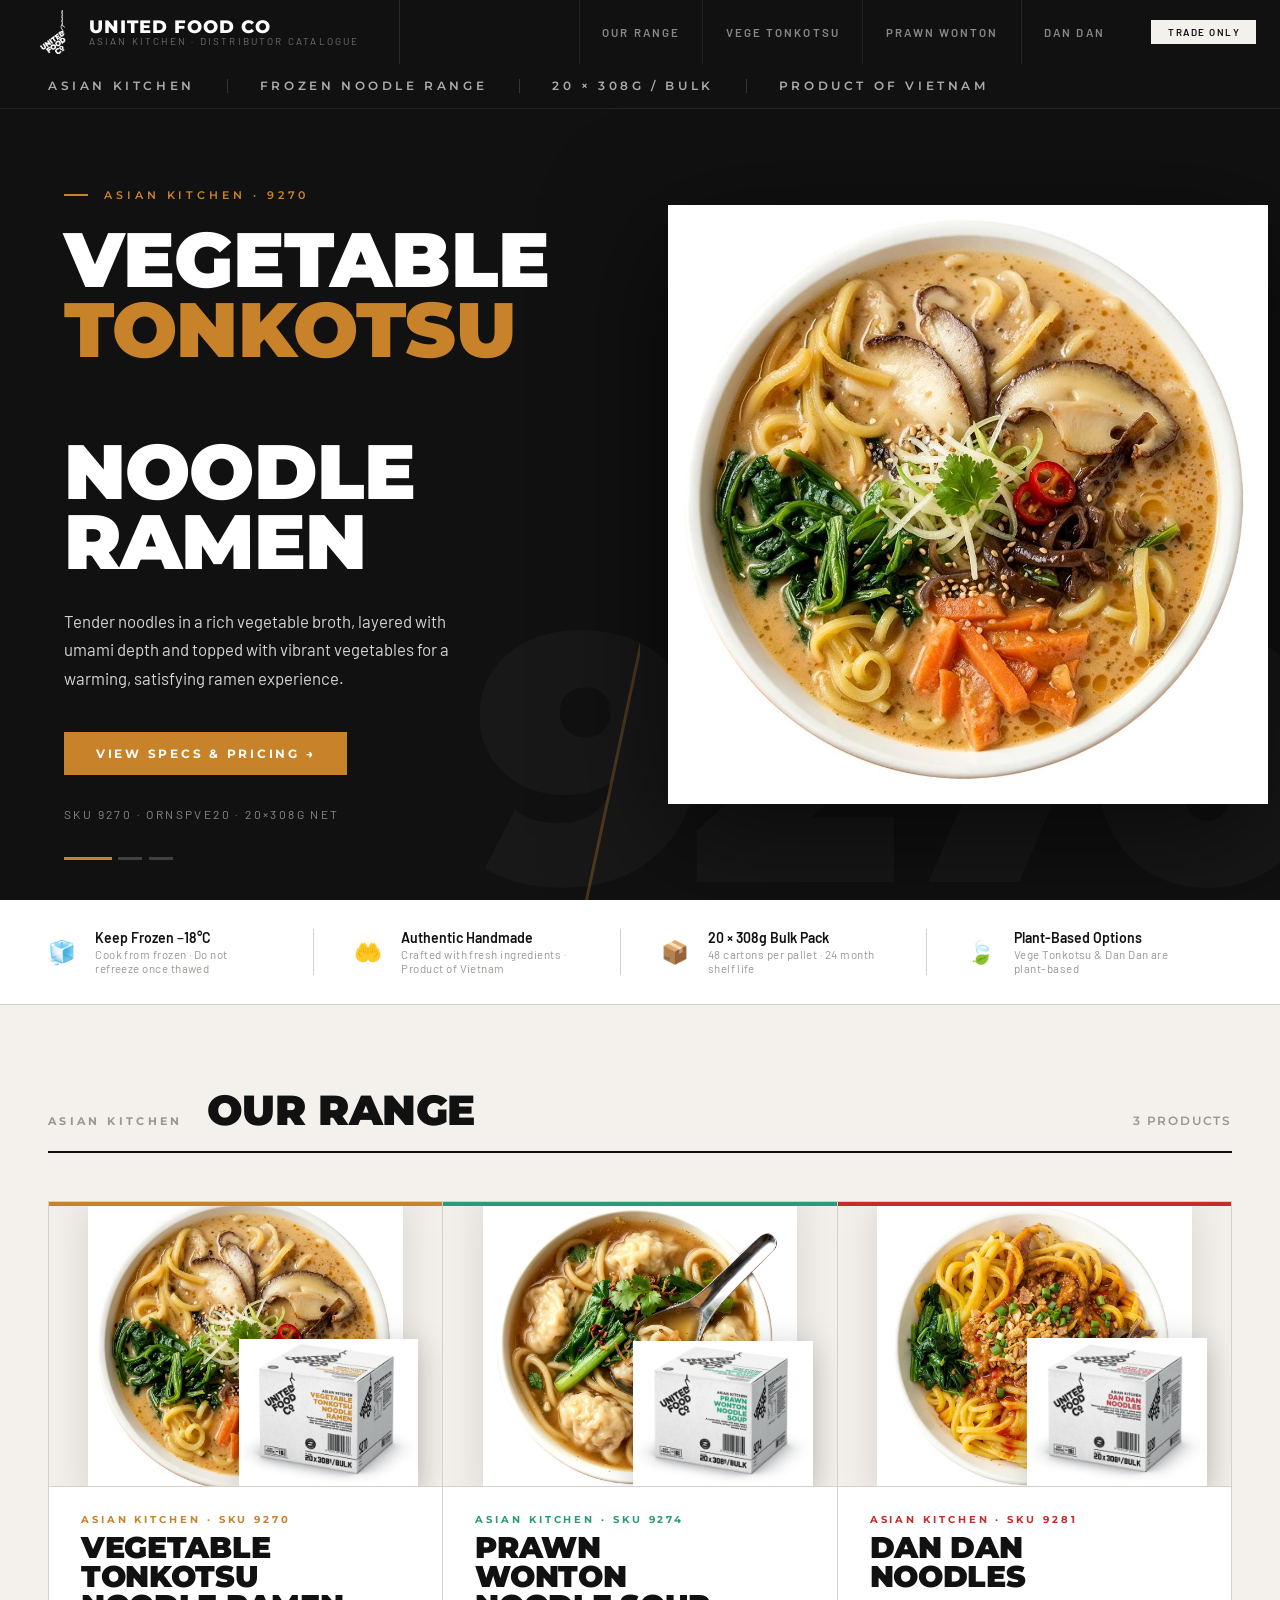
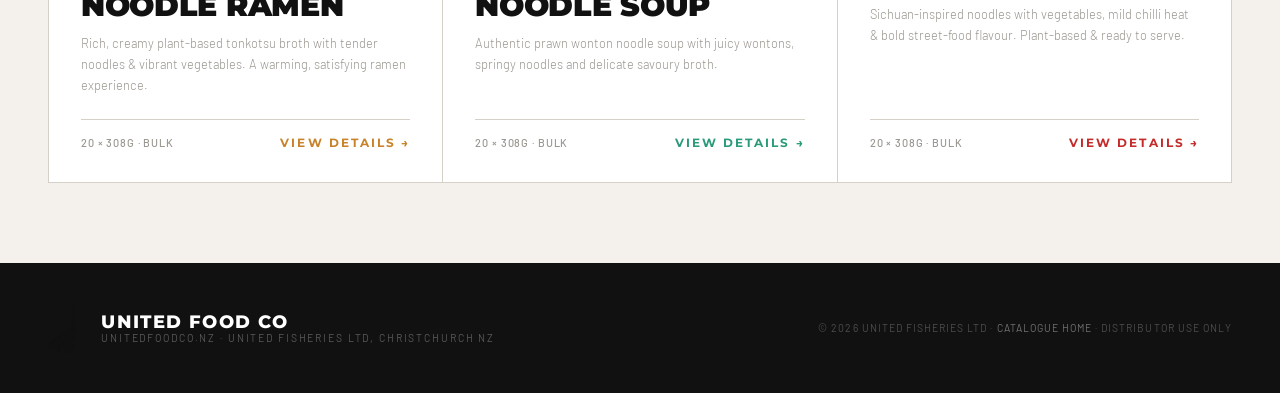
<file: index.html>
<!DOCTYPE html>
<html lang="en">
<head>
  <meta charset="UTF-8" />
  <meta name="viewport" content="width=device-width, initial-scale=1.0" />
  <title>United Food Co — Asian Kitchen · Distributor Catalogue</title>
  <link rel="preconnect" href="https://fonts.googleapis.com">
  <link href="https://fonts.googleapis.com/css2?family=Montserrat:wght@400;500;600;900&family=Barlow:wght@300;400;500;600&display=swap" rel="stylesheet">
  <style>
    *, *::before, *::after { box-sizing: border-box; margin: 0; padding: 0; }

    :root {
      --ink:        #111111;
      --off-white:  #F4F1EC;
      --warm-grey:  #E8E3DA;
      --mid-grey:   #9A9690;
      --light-line: #D5D0C8;

      /* Per-product accent colours from packaging */
      --tonkotsu:   #C8832A;   /* amber/gold */
      --wonton:     #2A9B7A;   /* teal */
      --dandan:     #C42B2B;   /* crimson red */
    }

    html { scroll-behavior: smooth; }

    body {
      font-family: 'Barlow', sans-serif;
      background: var(--off-white);
      color: var(--ink);
      overflow-x: hidden;
    }

    /* ── NAV ── */
    nav {
      position: fixed; top: 0; left: 0; right: 0; z-index: 200;
      background: var(--ink);
      display: flex; align-items: stretch;
      height: 64px;
    }
    .nav-brand {
      display: flex; align-items: center; gap: 1rem;
      padding: 0 2.5rem;
      border-right: 1px solid rgba(255,255,255,0.1);
      text-decoration: none;
    }
    .nav-brand-swan {
      height: 44px; width: auto;
      filter: brightness(0) invert(1);
    }
    .nav-brand-text {
      display: flex; flex-direction: column; line-height: 1.1;
    }
    .nav-brand-name {
      font-family: 'Montserrat', sans-serif;
      font-size: 1.1rem; font-weight: 800; letter-spacing: 0.06em;
      text-transform: uppercase; color: white;
    }
    .nav-brand-sub {
      font-size: 0.62rem; font-weight: 400; letter-spacing: 0.22em;
      text-transform: uppercase; color: rgba(255,255,255,0.4);
    }
    .nav-links {
      display: flex; align-items: center; list-style: none;
      margin-left: auto;
    }
    .nav-links li a {
      display: flex; align-items: center; height: 64px;
      padding: 0 1.4rem;
      font-size: 0.72rem; font-weight: 600; letter-spacing: 0.18em;
      text-transform: uppercase; color: rgba(255,255,255,0.5);
      text-decoration: none;
      border-left: 1px solid rgba(255,255,255,0.08);
      transition: color 0.2s, background 0.2s;
    }
    .nav-links li a:hover { color: white; background: rgba(255,255,255,0.05); }
    .nav-links li a.active { color: white; }
    .nav-pill {
      display: flex; align-items: center;
      margin: 0 1.5rem;
      font-size: 0.62rem; font-weight: 600; letter-spacing: 0.15em;
      text-transform: uppercase;
      color: var(--ink); background: var(--off-white);
      padding: 0.4rem 1rem;
      border-left: 1px solid rgba(255,255,255,0.08);
    }

    /* ── HERO ── */
    .hero {
      padding-top: 64px;
      min-height: 100vh;
      display: grid;
      grid-template-rows: auto 1fr;
      background: var(--ink);
    }

    /* Asian Kitchen label bar */
    .hero-label-bar {
      background: var(--ink);
      border-bottom: 1px solid rgba(255,255,255,0.08);
      padding: 0.9rem 3rem;
      display: flex; align-items: center; gap: 2rem;
    }
    .hero-label {
      font-family: 'Montserrat', sans-serif;
      font-size: 0.75rem; font-weight: 600; letter-spacing: 0.3em;
      text-transform: uppercase; color: rgba(255,255,255,0.65);
    }
    .hero-label-divider { width: 1px; height: 14px; background: rgba(255,255,255,0.15); }

    /* Slideshow */
    .slideshow {
      position: relative; overflow: hidden;
      flex: 1;
    }

    .slide {
      position: absolute; inset: 0;
      display: grid; grid-template-columns: 1fr 1fr;
      opacity: 0; transition: opacity 0.8s ease;
      pointer-events: none;
    }
    .slide.active { opacity: 1; pointer-events: auto; }

    .slide-left {
      position: relative;
      display: flex; align-items: center; justify-content: center;
      padding: 4rem 3rem 4rem 4rem;
      overflow: hidden;
    }

    /* Subtle diagonal accent stripe */
    .slide-left::before {
      content: '';
      position: absolute;
      top: -20%; right: -5%;
      width: 3px; height: 140%;
      background: var(--accent-color);
      transform: rotate(12deg);
      opacity: 0.3;
    }

    .slide-content { position: relative; z-index: 2; }

    .slide-series {
      font-family: 'Montserrat', sans-serif;
      font-size: 0.7rem; font-weight: 600; letter-spacing: 0.35em;
      text-transform: uppercase;
      color: var(--accent-color);
      margin-bottom: 1.4rem;
      display: flex; align-items: center; gap: 1rem;
    }
    .slide-series::before {
      content: ''; display: block;
      width: 24px; height: 2px;
      background: var(--accent-color);
    }

    .slide-title {
      font-family: 'Montserrat', sans-serif;
      font-weight: 900;
      font-size: clamp(3.5rem, 6vw, 5.8rem);
      line-height: 0.92;
      color: white;
      text-transform: uppercase;
      letter-spacing: -0.01em;
      margin-bottom: 1.8rem;
    }
    .slide-title span {
      display: block;
      color: var(--accent-color);
    }

    .slide-desc {
      font-size: 1.05rem; line-height: 1.7; font-weight: 400;
      color: rgba(255,255,255,0.82);
      max-width: 420px;
      margin-bottom: 2.5rem;
    }

    .slide-cta {
      display: inline-flex; align-items: center; gap: 0.8rem;
      background: var(--accent-color);
      color: white;
      font-family: 'Montserrat', sans-serif;
      font-size: 0.78rem; font-weight: 700; letter-spacing: 0.22em;
      text-transform: uppercase; text-decoration: none;
      padding: 0.85rem 2rem;
      transition: opacity 0.2s, gap 0.25s;
    }
    .slide-cta:hover { opacity: 0.85; gap: 1.2rem; }

    .slide-sku {
      margin-top: 2rem;
      font-size: 0.75rem; letter-spacing: 0.2em; text-transform: uppercase;
      color: rgba(255,255,255,0.5);
    }

    .slide-right {
      position: relative;
      display: flex; align-items: center; justify-content: center;
      padding: 1rem 0 1rem 1rem;
      overflow: visible;
    }

    /* Large watermark product number */
    .slide-watermark {
      position: absolute;
      font-family: 'Montserrat', sans-serif;
      font-weight: 900;
      font-size: 22rem;
      line-height: 1;
      color: rgba(255,255,255,0.03);
      right: -2rem; bottom: -2rem;
      user-select: none;
      letter-spacing: -0.05em;
    }

    .slide-bowl-img {
      position: relative; z-index: 2;
      width: min(900px, 96%);
      filter: drop-shadow(0 30px 60px rgba(0,0,0,0.6));
      transition: transform 0.8s ease;
    }
    .slide.active .slide-bowl-img { animation: floatin 1s ease forwards; }
    @keyframes floatin { from { transform: translateY(20px); opacity: 0; } to { transform: translateY(0); opacity: 1; } }

    /* Slide dots */
    .slide-dots {
      position: absolute; bottom: 2.5rem; left: 4rem;
      display: flex; gap: 0.4rem; z-index: 10;
    }
    .dot {
      height: 3px; width: 24px;
      background: rgba(255,255,255,0.2);
      cursor: pointer; transition: width 0.4s, background 0.4s;
    }
    .dot.active { width: 48px; background: var(--dot-accent, white); }

    /* ── INTRO STRIP ── */
    .intro-strip {
      background: white;
      border-bottom: 1px solid var(--light-line);
      padding: 1.8rem 3rem;
      display: flex; align-items: center; gap: 0;
      overflow: hidden;
    }
    .intro-strip-item {
      display: flex; align-items: center; gap: 1.2rem;
      padding: 0 2.5rem;
      border-right: 1px solid var(--light-line);
      flex: 1;
    }
    .intro-strip-item:first-child { padding-left: 0; }
    .intro-strip-item:last-child { border-right: none; }
    .strip-icon { font-size: 1.4rem; }
    .strip-text-main { font-size: 0.88rem; font-weight: 600; color: var(--ink); }
    .strip-text-sub { font-size: 0.72rem; color: var(--mid-grey); margin-top: 0.1rem; letter-spacing: 0.04em; }

    /* ── PRODUCTS ── */
    #products { padding: 5rem 3rem; background: var(--off-white); }

    .section-head {
      display: flex; align-items: baseline; justify-content: space-between;
      margin-bottom: 3rem;
      border-bottom: 2px solid var(--ink);
      padding-bottom: 1rem;
    }
    .section-head-left { display: flex; align-items: baseline; gap: 1.5rem; }
    .section-eyebrow {
      font-family: 'Montserrat', sans-serif;
      font-size: 0.7rem; font-weight: 700; letter-spacing: 0.3em;
      text-transform: uppercase; color: var(--mid-grey);
    }
    .section-title {
      font-family: 'Montserrat', sans-serif;
      font-size: 2.6rem; font-weight: 900;
      text-transform: uppercase; letter-spacing: -0.01em;
      color: var(--ink);
    }
    .section-count {
      font-family: 'Montserrat', sans-serif;
      font-size: 0.75rem; font-weight: 600; letter-spacing: 0.15em;
      text-transform: uppercase; color: var(--mid-grey);
    }

    .product-cards {
      display: grid;
      grid-template-columns: repeat(3, 1fr);
      gap: 1px;
      background: var(--light-line);
      border: 1px solid var(--light-line);
    }

    .product-card {
      background: white;
      text-decoration: none;
      display: flex; flex-direction: column;
      position: relative; overflow: hidden;
      transition: transform 0.3s ease;
    }
    .product-card:hover { transform: translateY(-4px); z-index: 2; box-shadow: 0 12px 40px rgba(0,0,0,0.12); }

    /* Top accent bar */
    .card-accent-bar {
      height: 4px;
      background: var(--card-color);
    }

    .card-image-wrap {
      position: relative;
      background: var(--off-white);
      padding: 1.5rem 1.5rem 0;
      display: flex;
      align-items: flex-end;
      justify-content: flex-end;
      overflow: hidden;
      min-height: 280px;
    }

    /* Bowl sits behind, box floats in front */
    .card-bowl-img {
      position: absolute;
      inset: 0; margin: auto;
      width: 80%;
      filter: drop-shadow(0 8px 24px rgba(0,0,0,0.12));
      transition: transform 0.4s ease;
      z-index: 1;
    }
    .product-card:hover .card-bowl-img { transform: scale(1.03) translateX(-6px); }

    .card-box-img {
      position: relative; z-index: 2;
      width: 52%;
      margin-left: auto;
      margin-top: auto;
      align-self: flex-end;
      filter: drop-shadow(0 6px 16px rgba(0,0,0,0.22));
      transition: transform 0.4s ease;
    }
    .product-card:hover .card-box-img { transform: translate(4px, -6px) rotate(2deg); }

    .card-body {
      padding: 1.6rem 2rem 2rem;
      display: flex; flex-direction: column;
      flex: 1;
      border-top: 1px solid var(--light-line);
    }
    .card-series {
      font-family: 'Montserrat', sans-serif;
      font-size: 0.65rem; font-weight: 700; letter-spacing: 0.28em;
      text-transform: uppercase; color: var(--card-color);
      margin-bottom: 0.5rem;
    }
    .card-name {
      font-family: 'Montserrat', sans-serif;
      font-size: 1.9rem; font-weight: 900;
      text-transform: uppercase; letter-spacing: -0.01em;
      line-height: 0.95; color: var(--ink);
      margin-bottom: 0.8rem;
    }
    .card-desc {
      font-size: 0.8rem; line-height: 1.65; font-weight: 300;
      color: var(--mid-grey); margin-bottom: 1.4rem; flex: 1;
    }
    .card-meta {
      display: flex; gap: 1rem;
      border-top: 1px solid var(--light-line);
      padding-top: 1rem;
      align-items: center; justify-content: space-between;
    }
    .card-format {
      font-size: 0.68rem; font-weight: 500; letter-spacing: 0.08em;
      text-transform: uppercase; color: var(--mid-grey);
    }
    .card-arrow {
      font-family: 'Montserrat', sans-serif;
      font-size: 0.72rem; font-weight: 700; letter-spacing: 0.18em;
      text-transform: uppercase; color: var(--card-color);
      display: flex; align-items: center; gap: 0.4rem;
      transition: gap 0.2s;
    }
    .product-card:hover .card-arrow { gap: 0.8rem; }

    /* ── FOOTER ── */
    footer {
      background: var(--ink);
      padding: 2.5rem 3rem;
      display: flex; align-items: center; justify-content: space-between;
    }
    .footer-brand {
      display: flex; align-items: center; gap: 1rem;
    }
    .footer-brand-name {
      font-family: 'Montserrat', sans-serif;
      font-size: 1.1rem; font-weight: 800; letter-spacing: 0.08em;
      text-transform: uppercase; color: white;
    }
    .footer-brand-sub {
      font-size: 0.65rem; letter-spacing: 0.18em; text-transform: uppercase;
      color: rgba(255,255,255,0.3);
    }
    .footer-copy {
      font-size: 0.65rem; letter-spacing: 0.1em; color: rgba(255,255,255,0.25);
      text-transform: uppercase;
    }
    .footer-copy a { color: rgba(255,255,255,0.4); text-decoration: none; }

    @media (max-width: 1000px) {
      .slide { grid-template-columns: 1fr; }
      .slide-right { display: none; }
      .slide-left { padding: 3rem 2rem; }
      nav { height: auto; flex-wrap: wrap; padding: 1rem; position: sticky; }
      .nav-links { display: none; }
      #products { padding: 3rem 1.5rem; }
      .product-cards { grid-template-columns: 1fr; }
      .intro-strip { flex-direction: column; gap: 1rem; padding: 1.5rem; }
      .intro-strip-item { border-right: none; border-bottom: 1px solid var(--light-line); padding: 1rem 0; width: 100%; }
      footer { flex-direction: column; gap: 1rem; text-align: center; }
    }
  </style>
</head>
<body>

<!-- NAV -->
<nav>
  <a class="nav-brand" href="index.html">
    <img class="nav-brand-swan" src="images/ufc-logo-white.png" alt="United Food Co">
    <div class="nav-brand-text">
      <span class="nav-brand-name">United Food Co</span>
      <span class="nav-brand-sub">Asian Kitchen · Distributor Catalogue</span>
    </div>
  </a>
  <ul class="nav-links">
    <li><a href="#products">Our Range</a></li>
    <li><a href="product-tonkotsu.html">Vege Tonkotsu</a></li>
    <li><a href="product-wonton.html">Prawn Wonton</a></li>
    <li><a href="product-dandan.html">Dan Dan</a></li>
    <li><span class="nav-pill">Trade Only</span></li>
  </ul>
</nav>

<!-- HERO SLIDESHOW -->
<section class="hero">
  <div class="hero-label-bar">
    <span class="hero-label">Asian Kitchen</span>
    <div class="hero-label-divider"></div>
    <span class="hero-label">Frozen Noodle Range</span>
    <div class="hero-label-divider"></div>
    <span class="hero-label">20 × 308g / Bulk</span>
    <div class="hero-label-divider"></div>
    <span class="hero-label">Product of Vietnam</span>
  </div>

  <div class="slideshow" id="slideshow">

    <!-- SLIDE 1: Vege Tonkotsu -->
    <div class="slide active" style="--accent-color: #C8832A;">
      <div class="slide-left">
        <div class="slide-content">
          <div class="slide-series">Asian Kitchen · 9270</div>
          <h1 class="slide-title">
            Vegetable<br>
            <span>Tonkotsu</span><br>
            Noodle Ramen
          </h1>
          <p class="slide-desc">Tender noodles in a rich vegetable broth, layered with umami depth and topped with vibrant vegetables for a warming, satisfying ramen experience.</p>
          <a href="product-tonkotsu.html" class="slide-cta">View Specs & Pricing →</a>
          <div class="slide-sku">SKU 9270 · ORNSPVE20 · 20×308g NET</div>
        </div>
      </div>
      <div class="slide-right">
        <div class="slide-watermark">9270</div>
        <img class="slide-bowl-img" src="images/tonkotsu-bowl.png" alt="Vegetable Tonkotsu Ramen" />
      </div>
    </div>

    <!-- SLIDE 2: Prawn Wonton -->
    <div class="slide" style="--accent-color: #2A9B7A;">
      <div class="slide-left">
        <div class="slide-content">
          <div class="slide-series">Asian Kitchen · 9274</div>
          <h1 class="slide-title">
            Prawn<br>
            <span>Wonton</span><br>
            Noodle Soup
          </h1>
          <p class="slide-desc">A comforting classic with juicy prawn wontons, springy noodles and a savoury broth. Authentic handmade quality, ready to serve.</p>
          <a href="product-wonton.html" class="slide-cta">View Specs & Pricing →</a>
          <div class="slide-sku">SKU 9274 · ORNSPPW20 · 20×308g NET</div>
        </div>
      </div>
      <div class="slide-right">
        <div class="slide-watermark">9274</div>
        <img class="slide-bowl-img" src="images/wonton-bowl.png" alt="Prawn Wonton Noodle Soup" />
      </div>
    </div>

    <!-- SLIDE 3: Dan Dan Noodles -->
    <div class="slide" style="--accent-color: #C42B2B;">
      <div class="slide-left">
        <div class="slide-content">
          <div class="slide-series">Asian Kitchen · 9281</div>
          <h1 class="slide-title">
            Dan Dan<br>
            <span>Noodles</span>
          </h1>
          <p class="slide-desc">Savoury noodles in a rich Sichuan sauce with vegetables and mild chilli, delivering an authentic, plant-based dish ready for effortless service.</p>
          <a href="product-dandan.html" class="slide-cta">View Specs & Pricing →</a>
          <div class="slide-sku">SKU 9281 · ORNSPDN20 · 20×308g NET</div>
        </div>
      </div>
      <div class="slide-right">
        <div class="slide-watermark">9281</div>
        <img class="slide-bowl-img" src="images/dandan-bowl.png" alt="Dan Dan Noodles" />
      </div>
    </div>

    <div class="slide-dots" id="dots">
      <div class="dot active" onclick="goTo(0)" style="--dot-accent:#C8832A;"></div>
      <div class="dot" onclick="goTo(1)" style="--dot-accent:#2A9B7A;"></div>
      <div class="dot" onclick="goTo(2)" style="--dot-accent:#C42B2B;"></div>
    </div>
  </div>
</section>

<!-- INTRO STRIP -->
<div class="intro-strip">
  <div class="intro-strip-item">
    <span class="strip-icon">🧊</span>
    <div>
      <div class="strip-text-main">Keep Frozen −18°C</div>
      <div class="strip-text-sub">Cook from frozen · Do not refreeze once thawed</div>
    </div>
  </div>
  <div class="intro-strip-item">
    <span class="strip-icon">🤲</span>
    <div>
      <div class="strip-text-main">Authentic Handmade</div>
      <div class="strip-text-sub">Crafted with fresh ingredients · Product of Vietnam</div>
    </div>
  </div>
  <div class="intro-strip-item">
    <span class="strip-icon">📦</span>
    <div>
      <div class="strip-text-main">20 × 308g Bulk Pack</div>
      <div class="strip-text-sub">48 cartons per pallet · 24 month shelf life</div>
    </div>
  </div>
  <div class="intro-strip-item">
    <span class="strip-icon">🍃</span>
    <div>
      <div class="strip-text-main">Plant-Based Options</div>
      <div class="strip-text-sub">Vege Tonkotsu & Dan Dan are plant-based</div>
    </div>
  </div>
</div>

<!-- PRODUCT CARDS -->
<section id="products">
  <div class="section-head">
    <div class="section-head-left">
      <span class="section-eyebrow">Asian Kitchen</span>
      <h2 class="section-title">Our Range</h2>
    </div>
    <span class="section-count">3 Products</span>
  </div>

  <div class="product-cards">

    <!-- Vege Tonkotsu -->
    <a class="product-card" href="product-tonkotsu.html" style="--card-color: #C8832A;">
      <div class="card-accent-bar"></div>
      <div class="card-image-wrap">
        <img class="card-box-img" src="images/tonkotsu-box.png" alt="Tonkotsu Box" />
        <img class="card-bowl-img" src="images/tonkotsu-bowl.png" alt="Vegetable Tonkotsu Ramen" />
      </div>
      <div class="card-body">
        <div class="card-series">Asian Kitchen · SKU 9270</div>
        <div class="card-name">Vegetable<br>Tonkotsu<br>Noodle Ramen</div>
        <p class="card-desc">Rich, creamy plant-based tonkotsu broth with tender noodles & vibrant vegetables. A warming, satisfying ramen experience.</p>
        <div class="card-meta">
          <span class="card-format">20 × 308g · Bulk</span>
          <span class="card-arrow">View Details →</span>
        </div>
      </div>
    </a>

    <!-- Prawn Wonton -->
    <a class="product-card" href="product-wonton.html" style="--card-color: #2A9B7A;">
      <div class="card-accent-bar"></div>
      <div class="card-image-wrap">
        <img class="card-box-img" src="images/wonton-box.png" alt="Wonton Box" />
        <img class="card-bowl-img" src="images/wonton-bowl.png" alt="Prawn Wonton Noodle Soup" />
      </div>
      <div class="card-body">
        <div class="card-series">Asian Kitchen · SKU 9274</div>
        <div class="card-name">Prawn<br>Wonton<br>Noodle Soup</div>
        <p class="card-desc">Authentic prawn wonton noodle soup with juicy wontons, springy noodles and delicate savoury broth.</p>
        <div class="card-meta">
          <span class="card-format">20 × 308g · Bulk</span>
          <span class="card-arrow">View Details →</span>
        </div>
      </div>
    </a>

    <!-- Dan Dan -->
    <a class="product-card" href="product-dandan.html" style="--card-color: #C42B2B;">
      <div class="card-accent-bar"></div>
      <div class="card-image-wrap">
        <img class="card-box-img" src="images/dandan-box.png" alt="Dan Dan Box" />
        <img class="card-bowl-img" src="images/dandan-bowl.png" alt="Dan Dan Noodles" />
      </div>
      <div class="card-body">
        <div class="card-series">Asian Kitchen · SKU 9281</div>
        <div class="card-name">Dan Dan<br>Noodles</div>
        <p class="card-desc">Sichuan-inspired noodles with vegetables, mild chilli heat & bold street-food flavour. Plant-based & ready to serve.</p>
        <div class="card-meta">
          <span class="card-format">20 × 308g · Bulk</span>
          <span class="card-arrow">View Details →</span>
        </div>
      </div>
    </a>

  </div>
</section>

<footer>
  <div class="footer-brand">
    <img src="images/ufc-logo-black.png" alt="United Food Co" style="height:50px;width:auto;">
    <div>
      <div class="footer-brand-name">United Food Co</div>
      <div class="footer-brand-sub">unitedfoodco.nz · United Fisheries Ltd, Christchurch NZ</div>
    </div>
  </div>
  <div class="footer-copy">© 2026 United Fisheries Ltd · <a href="index.html">Catalogue Home</a> · Distributor Use Only</div>
</footer>

<script>
  let cur = 0;
  const slides = document.querySelectorAll('.slide');
  const dots = document.querySelectorAll('.dot');
  const COLORS = ['#C8832A','#2A9B7A','#C42B2B'];

  function goTo(n) {
    slides[cur].classList.remove('active');
    dots[cur].classList.remove('active');
    cur = n;
    slides[cur].classList.add('active');
    dots[cur].classList.add('active');
  }

  setInterval(() => goTo((cur + 1) % slides.length), 6000);
</script>
</body>
</html>
</file>
